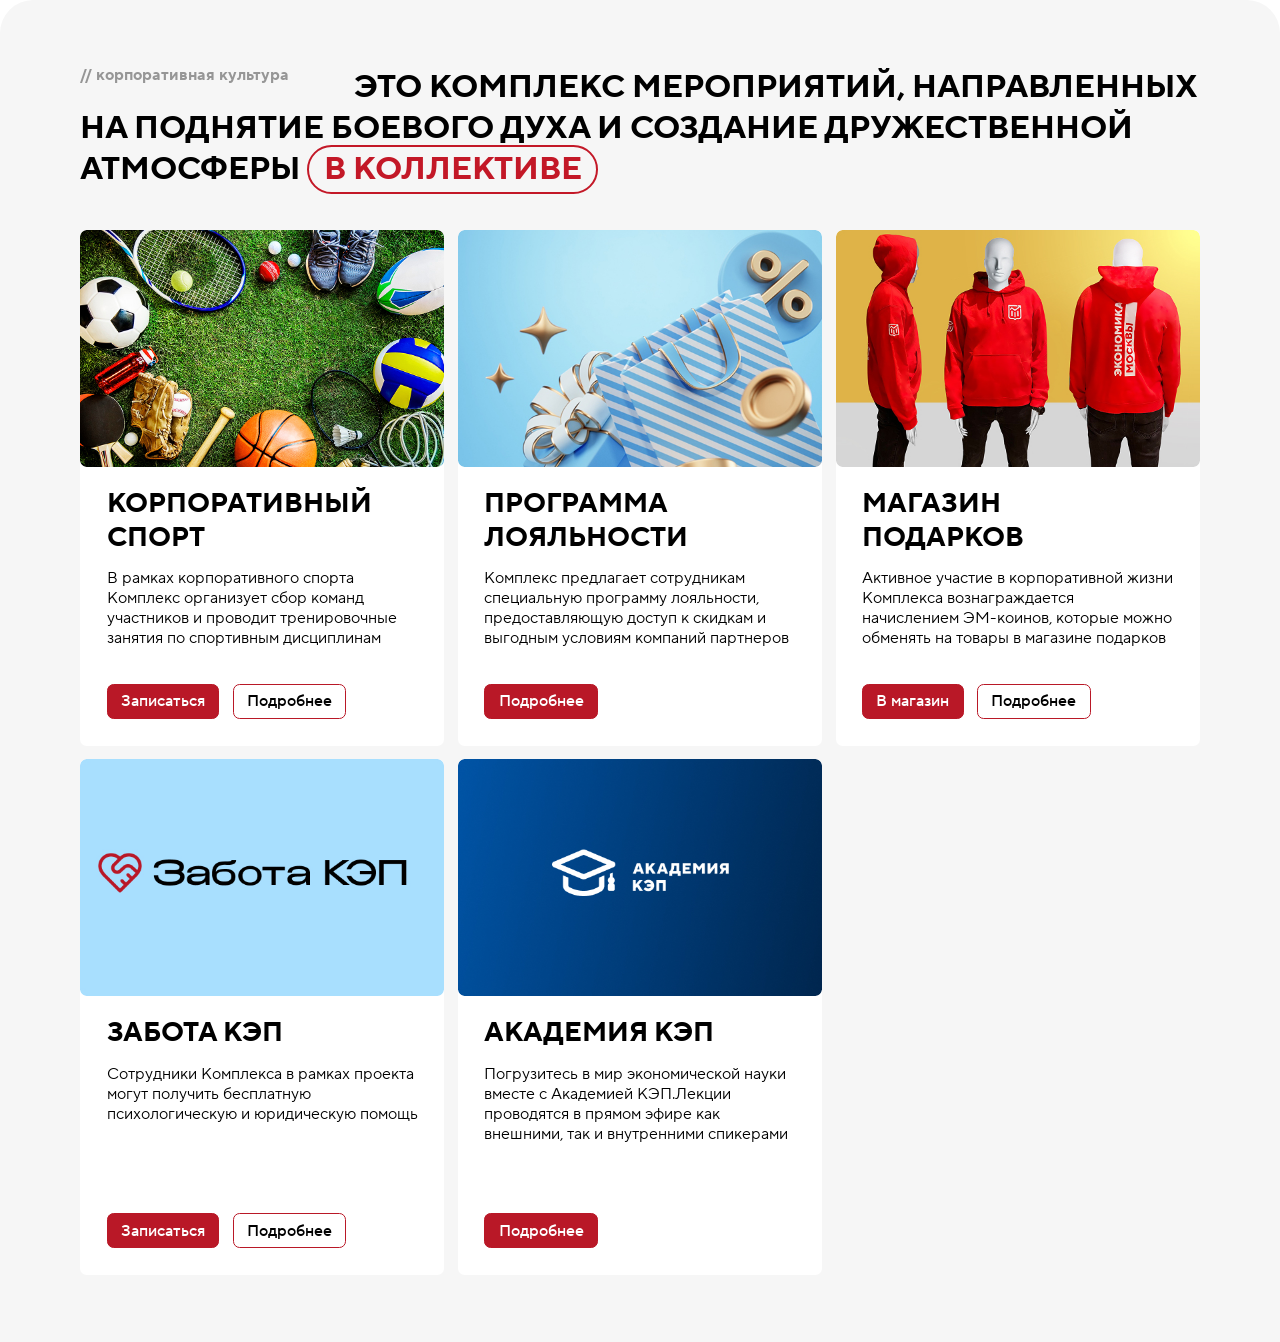
<file: index.html>
<!DOCTYPE html>
<html lang="ru">
<head>
    <meta charset="UTF-8">
    <meta name="viewport" content="width=device-width, initial-scale=1.0">
    <title>Freshman</title>
    <link rel="stylesheet" href="style/style.css">
</head>
<body>
    <main>
        <section class="hero">
            <div class="container hero__container"></div>
        </section>
        <section class="kk">
            <div class="kk__container container">
                <div class="kk__name name">// корпоративная культура</div>
                <h2>
                    &nbsp;&nbsp;&nbsp;&nbsp;&nbsp;&nbsp;&nbsp;&nbsp;
                    Это комплекс мероприятий, направленныХ на поднятие боевого духа и создание дружественной атмосферы
                    <div class="kk__titleRed titleRed">в коллективе</div>
                </h2>
                <ul class="kk__list grid">
                    <li>
                        <div class="kk__picBlock">
                            <picture>
                                <img loading="lazy" src="img/kk_1.jpg" alt="Изображение продукта">
                            </picture>
                        </div>
                        <div class="kk__itemDescrBlock">
                            <h4>Корпоративный спорт</h4>
                            <p>
                                В рамках корпоративного спорта Комплекс организует сбор команд участников и проводит тренировочные занятия по спортивным дисциплинам
                            </p>
                            <div class="kk__itemBtnCard flex">
                                <a class="kk__itemLink kk__itemLink_sign" href="#">Записаться</a>
                                <a class="kk__itemLink kk__itemLink_more" href="#">Подробнее</a>
                            </div>
                        </div>
                    </li>
                    <li>
                        <div class="kk__picBlock">
                            <picture>
                                <img loading="lazy" src="img/kk_2.jpg" alt="Изображение продукта">
                            </picture>
                        </div>
                        <div class="kk__itemDescrBlock">
                            <h4>Программа лояльности</h4>
                            <p>
                                Комплекс предлагает сотрудникам специальную программу лояльности, предоставляющую доступ к скидкам и выгодным условиям компаний партнеров
                            </p>
                            <div class="kk__itemBtnCard flex">
                                <a class="kk__itemLink kk__itemLink_sign" href="#">Подробнее</a>
                            </div>
                        </div>
                    </li>
                    <li>
                        <div class="kk__picBlock">
                            <picture>
                                <img loading="lazy" src="img/kk_3.jpg" alt="Изображение продукта">
                            </picture>
                        </div>
                        <div class="kk__itemDescrBlock">
                            <h4>магазин<br> подарков</h4>
                            <p>
                                Активное участие в корпоративной жизни Комплекса вознаграждается начислением ЭМ-коинов, которые можно обменять на товары в магазине подарков
                            </p>
                            <div class="kk__itemBtnCard flex">
                                <a class="kk__itemLink kk__itemLink_sign" href="#">В магазин</a>
                                <a class="kk__itemLink kk__itemLink_more" href="#">Подробнее</a>
                            </div>
                        </div>
                    </li>
                    <li>
                        <div class="kk__picBlock">
                            <picture>
                                <img loading="lazy" src="img/kk_4.jpg" alt="Изображение продукта">
                            </picture>
                        </div>
                        <div class="kk__itemDescrBlock">
                            <h4>Забота кэп</h4>
                            <p>
                                Сотрудники Комплекса в рамках проекта  могут получить бесплатную психологическую и юридическую помощь

                            </p>
                            <div class="kk__itemBtnCard flex">
                                <a class="kk__itemLink kk__itemLink_sign" href="#">Записаться</a>
                                <a class="kk__itemLink kk__itemLink_more" href="#">Подробнее</a>
                            </div>
                        </div>
                    </li>
                    <li>
                        <div class="kk__picBlock">
                            <picture>
                                <img loading="lazy" src="img/kk_5.jpg" alt="Изображение продукта">
                            </picture>
                        </div>
                        <div class="kk__itemDescrBlock">
                            <h4>Академия кэп</h4>
                            <p>
                                Погрузитесь в мир экономической науки вместе с Академией КЭП.Лекции проводятся в прямом эфире как внешними, так и внутренними спикерами
                            </p>
                            <div class="kk__itemBtnCard flex">
                                <a class="kk__itemLink kk__itemLink_sign" href="#">Подробнее</a>
                            </div>
                        </div>
                    </li>
                    <!-- <li>
                        <div class="kk__picBlock">
                            <picture>
                                <img loading="lazy" src="img/kk_6.jpg" alt="Изображение продукта">
                            </picture>
                        </div>
                        <div class="kk__itemDescrBlock">
                            <h4>календарь событий</h4>
                            <p>
                                В данном разделе можно ознакомиться с планируемыми событиями Комплекса и выбрать интересующие активности

                            </p>
                            <div class="kk__itemBtnCard flex">
                                <a class="kk__itemLink kk__itemLink_sign" href="#">В магазин</a>
                                <a class="kk__itemLink kk__itemLink_more" href="#">Подробнее</a>
                            </div>
                        </div>
                    </li> -->
                </ul>
            </div>
        </section>
    </main>
    <footer></footer>
</body>
</html>
</file>
<file: style/style.css>
/*! normalize.css v8.0.1 | MIT License | github.com/necolas/normalize.css */
/* Document
   ========================================================================== */
/**
 * 1. Correct the line height in all browsers.
 * 2. Prevent adjustments of font size after orientation changes in iOS.
 */
html {
  line-height: 1.15; /* 1 */
  -webkit-text-size-adjust: 100%; /* 2 */
}

/* Sections
   ========================================================================== */
/**
 * Remove the margin in all browsers.
 */
body {
  margin: 0;
}

/**
 * Render the `main` element consistently in IE.
 */
main {
  display: block;
}

/**
 * Correct the font size and margin on `h1` elements within `section` and
 * `article` contexts in Chrome, Firefox, and Safari.
 */
h1 {
  font-size: 2em;
  margin: 0.67em 0;
}

/* Grouping content
   ========================================================================== */
/**
 * 1. Add the correct box sizing in Firefox.
 * 2. Show the overflow in Edge and IE.
 */
hr {
  box-sizing: content-box; /* 1 */
  height: 0; /* 1 */
  overflow: visible; /* 2 */
}

/**
 * 1. Correct the inheritance and scaling of font size in all browsers.
 * 2. Correct the odd `em` font sizing in all browsers.
 */
pre {
  font-family: monospace, monospace; /* 1 */
  font-size: 1em; /* 2 */
}

/* Text-level semantics
   ========================================================================== */
/**
 * Remove the gray background on active links in IE 10.
 */
a {
  background-color: transparent;
}

/**
 * 1. Remove the bottom border in Chrome 57-
 * 2. Add the correct text decoration in Chrome, Edge, IE, Opera, and Safari.
 */
abbr[title] {
  border-bottom: none; /* 1 */
  text-decoration: underline; /* 2 */
  -webkit-text-decoration: underline dotted;
          text-decoration: underline dotted; /* 2 */
}

/**
 * Add the correct font weight in Chrome, Edge, and Safari.
 */
b,
strong {
  font-weight: bolder;
}

/**
 * 1. Correct the inheritance and scaling of font size in all browsers.
 * 2. Correct the odd `em` font sizing in all browsers.
 */
code,
kbd,
samp {
  font-family: monospace, monospace; /* 1 */
  font-size: 1em; /* 2 */
}

/**
 * Add the correct font size in all browsers.
 */
small {
  font-size: 80%;
}

/**
 * Prevent `sub` and `sup` elements from affecting the line height in
 * all browsers.
 */
sub,
sup {
  font-size: 75%;
  line-height: 0;
  position: relative;
  vertical-align: baseline;
}

sub {
  bottom: -0.25em;
}

sup {
  top: -0.5em;
}

/* Embedded content
   ========================================================================== */
/**
 * Remove the border on images inside links in IE 10.
 */
img {
  border-style: none;
}

/* Forms
   ========================================================================== */
/**
 * 1. Change the font styles in all browsers.
 * 2. Remove the margin in Firefox and Safari.
 */
button,
input,
optgroup,
select,
textarea {
  font-family: inherit; /* 1 */
  font-size: 100%; /* 1 */
  line-height: 1.15; /* 1 */
  margin: 0; /* 2 */
}

/**
 * Show the overflow in IE.
 * 1. Show the overflow in Edge.
 */
button,
input { /* 1 */
  overflow: visible;
}

/**
 * Remove the inheritance of text transform in Edge, Firefox, and IE.
 * 1. Remove the inheritance of text transform in Firefox.
 */
button,
select { /* 1 */
  text-transform: none;
}

/**
 * Correct the inability to style clickable types in iOS and Safari.
 */
button,
[type=button],
[type=reset],
[type=submit] {
  -webkit-appearance: button;
}

/**
 * Remove the inner border and padding in Firefox.
 */
button::-moz-focus-inner,
[type=button]::-moz-focus-inner,
[type=reset]::-moz-focus-inner,
[type=submit]::-moz-focus-inner {
  border-style: none;
  padding: 0;
}

/**
 * Restore the focus styles unset by the previous rule.
 */
button:-moz-focusring,
[type=button]:-moz-focusring,
[type=reset]:-moz-focusring,
[type=submit]:-moz-focusring {
  outline: 1px dotted ButtonText;
}

/**
 * Correct the padding in Firefox.
 */
fieldset {
  padding: 0.35em 0.75em 0.625em;
}

/**
 * 1. Correct the text wrapping in Edge and IE.
 * 2. Correct the color inheritance from `fieldset` elements in IE.
 * 3. Remove the padding so developers are not caught out when they zero out
 *    `fieldset` elements in all browsers.
 */
legend {
  box-sizing: border-box; /* 1 */
  color: inherit; /* 2 */
  display: table; /* 1 */
  max-width: 100%; /* 1 */
  padding: 0; /* 3 */
  white-space: normal; /* 1 */
}

/**
 * Add the correct vertical alignment in Chrome, Firefox, and Opera.
 */
progress {
  vertical-align: baseline;
}

/**
 * Remove the default vertical scrollbar in IE 10+.
 */
textarea {
  overflow: auto;
}

/**
 * 1. Add the correct box sizing in IE 10.
 * 2. Remove the padding in IE 10.
 */
[type=checkbox],
[type=radio] {
  box-sizing: border-box; /* 1 */
  padding: 0; /* 2 */
}

/**
 * Correct the cursor style of increment and decrement buttons in Chrome.
 */
[type=number]::-webkit-inner-spin-button,
[type=number]::-webkit-outer-spin-button {
  height: auto;
}

/**
 * 1. Correct the odd appearance in Chrome and Safari.
 * 2. Correct the outline style in Safari.
 */
[type=search] {
  -webkit-appearance: textfield; /* 1 */
  outline-offset: -2px; /* 2 */
}

/**
 * Remove the inner padding in Chrome and Safari on macOS.
 */
[type=search]::-webkit-search-decoration {
  -webkit-appearance: none;
}

/**
 * 1. Correct the inability to style clickable types in iOS and Safari.
 * 2. Change font properties to `inherit` in Safari.
 */
::-webkit-file-upload-button {
  -webkit-appearance: button; /* 1 */
  font: inherit; /* 2 */
}

/* Interactive
   ========================================================================== */
/*
 * Add the correct display in Edge, IE 10+, and Firefox.
 */
details {
  display: block;
}

/*
 * Add the correct display in all browsers.
 */
summary {
  display: list-item;
}

/* Misc
   ========================================================================== */
/**
 * Add the correct display in IE 10+.
 */
template {
  display: none;
}

/**
 * Add the correct display in IE 10.
 */
[hidden] {
  display: none;
}

html {
  box-sizing: border-box;
  font-size: 10px;
  scroll-behavior: smooth;
}

*,
*::before,
*::after {
  box-sizing: inherit;
}

@font-face {
  font-family: "Montserrat";
  font-weight: 400;
  font-style: normal;
  src: local("Montserrat_Regular"), url("../fonts/Montserrat_Regular.ttf") format("truetype");
  font-display: swap;
}
@font-face {
  font-family: "Montserrat";
  font-weight: 600;
  font-style: normal;
  src: local("Montserrat_SemiBold"), url("../fonts/Montserrat_SemiBold.ttf") format("truetype");
  font-display: swap;
}
@font-face {
  font-family: "Benzin";
  font-weight: 400;
  font-style: normal;
  src: local("Benzin_Regular"), url("../fonts/Benzin_Regular.ttf") format("truetype");
  font-display: swap;
}
@font-face {
  font-family: "TT_Moscow";
  font-weight: 400;
  font-style: normal;
  src: local("TT_Moscow-Regular"), url("../fonts/TT_Moscow_Economy_Regular.ttf") format("truetype");
  font-display: swap;
}
@font-face {
  font-family: "TT_Moscow";
  font-weight: 500;
  font-style: normal;
  src: local("TT_Moscow-Medium"), url("../fonts/TT_Moscow_Economy_Medium.ttf") format("truetype");
  font-display: swap;
}
@font-face {
  font-family: "TT_Moscow";
  font-weight: 700;
  font-style: normal;
  src: local("TT_Moscow-Bold"), url("../fonts/TT_Moscow_Economy_Bold.ttf") format("truetype");
  font-display: swap;
}
body {
  position: relative;
  display: flex;
  flex-direction: column;
  min-width: 360px;
  min-height: 100vh;
  font-family: "TT_Moscow", "Montserrat", "Benzin", sans-serif;
  background-color: white;
}

section {
  max-width: 1920px;
  margin: 0 auto;
}

main {
  flex-grow: 1;
}

footer {
  flex-shrink: 0;
}

a {
  text-decoration: none;
  cursor: pointer;
}

ul {
  margin: 0;
  padding: 0;
  list-style-type: none;
}

button {
  padding: 0;
  border: none;
  outline: none;
  background-color: transparent;
  cursor: pointer;
}

h1,
h2,
h3,
h4,
h5,
p {
  margin: 0;
  padding: 0;
}

input {
  border: none;
  outline: none;
  background-color: transparent;
}

address {
  font-style: normal;
}

select {
  outline: none;
  cursor: pointer;
  -webkit-appearance: none;
  -moz-appearance: none;
  appearance: none;
}

.container {
  max-width: 1920px;
  margin: 0 auto;
}

.flex {
  display: flex;
}

.grid {
  display: grid;
}

input[type=number]::-webkit-outer-spin-button,
input[type=number]::-webkit-inner-spin-button {
  -webkit-appearance: none;
}

input[type=number] {
  -moz-appearance: textfield;
  -webkit-appearance: textfield;
          appearance: textfield;
}

input[type=search]::-webkit-search-decoration,
input[type=search]::-webkit-search-cancel-button,
input[type=search]::-webkit-search-results-button,
input[type=search]::-webkit-search-results-decoration {
  display: none;
}

hr,
blockquote {
  margin: 0;
}

hr {
  border: none;
}

.container {
  padding-inline: min(6.25vw, 120px);
}

.kk {
  position: relative;
  margin-top: min(5.21vw, 100px);
  padding-bottom: min(5.21vw, 100px);
  background-color: #f6f6f6;
}
.kk::after {
  content: "";
  position: absolute;
  top: max(-5.21vw, -100px);
  left: 0;
  width: 100%;
  height: min(5.21vw, 100px);
  border-radius: min(2.6vw, 50px) min(2.6vw, 50px) 0 0;
  background-color: #f6f6f6;
}
.kk h2 {
  display: inline;
  font-size: min(2.5vw, 48px);
  font-weight: 700;
  font-style: normal;
  line-height: normal;
  color: #000000;
  text-transform: uppercase;
}
.kk__list {
  margin-top: min(3.13vw, 60px);
  gap: min(1.04vw, 20px);
  grid-template-columns: repeat(3, 1fr);
  gap: min(1.04vw, 20px);
}
.kk__list > li {
  min-height: min(37.66vw, 723px);
  border-radius: min(0.52vw, 10px);
  background-color: white;
}
.kk__picBlock {
  width: 100%;
  height: min(18.54vw, 356px);
  border-radius: min(0.52vw, 10px);
}
.kk__picBlock img {
  width: 100%;
  height: 100%;
  border-radius: min(0.52vw, 10px);
  -o-object-fit: cover;
     object-fit: cover;
}
.kk__itemDescrBlock {
  display: flex;
  flex-direction: column;
  min-height: min(21.77vw, 418px);
  padding: min(1.56vw, 30px) min(2.08vw, 40px) min(2.08vw, 40px) min(2.08vw, 40px);
}
.kk h4 {
  margin-bottom: min(1.04vw, 20px);
  font-size: min(2.08vw, 40px);
  font-weight: 700;
  font-style: normal;
  line-height: normal;
  color: #000000;
  text-transform: uppercase;
}
.kk h4 + p {
  font-size: min(1.25vw, 24px);
  font-weight: 400;
  font-style: normal;
  line-height: normal;
  color: #000000;
}
.kk__itemBtnCard {
  flex-wrap: wrap;
  margin-top: auto;
  -moz-column-gap: min(1.04vw, 20px);
       column-gap: min(1.04vw, 20px);
}
.kk__itemLink {
  padding: min(0.52vw, 10px) min(1.04vw, 20px);
  border: 1px solid #b91827;
  border-radius: min(0.52vw, 10px);
  font-size: min(1.25vw, 24px);
  font-weight: 500;
  font-style: normal;
  line-height: normal;
  transition: all 0.3s ease-in-out;
}
.kk__itemLink_sign {
  color: white;
  background-color: #b91827;
}
.kk__itemLink_more {
  color: black;
  background-color: transparent;
}

.titleRed {
  display: inline;
  padding: min(0.16vw, 3px) min(1.15vw, 22px);
  border: min(0.16vw, 3px) solid #c31827;
  border-radius: min(2.08vw, 40px);
  font-size: min(2.5vw, 48px);
  font-weight: 700;
  font-style: normal;
  line-height: normal;
  color: #c31827;
  text-transform: uppercase;
}

.name {
  display: inline;
  font-size: min(1.25vw, 24px);
  font-weight: 700;
  font-style: normal;
  line-height: min(1.25vw, 24px); /* 100% */
  color: #969696;
  vertical-align: top;
}

.kk__itemLink:hover {
  border-color: black;
  color: white;
  background-color: black;
}/*# sourceMappingURL=style.css.map */
</file>
